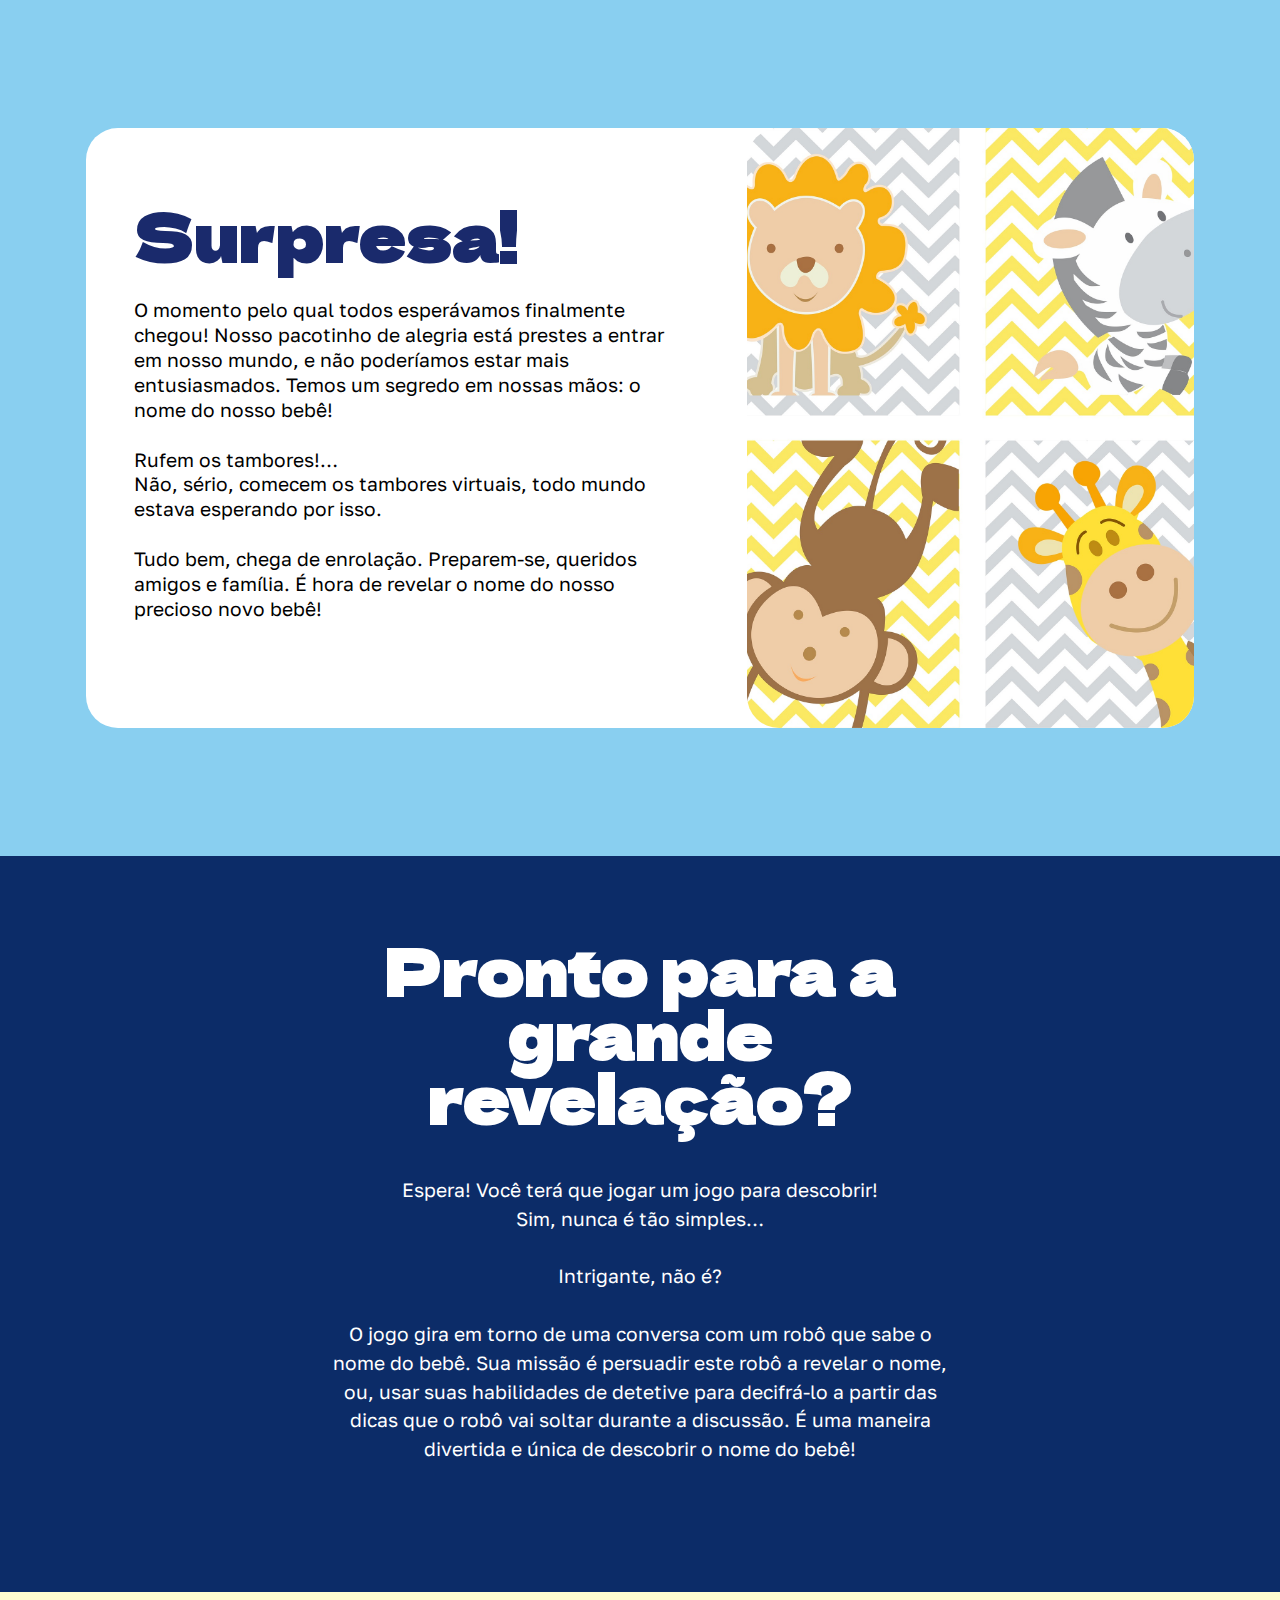
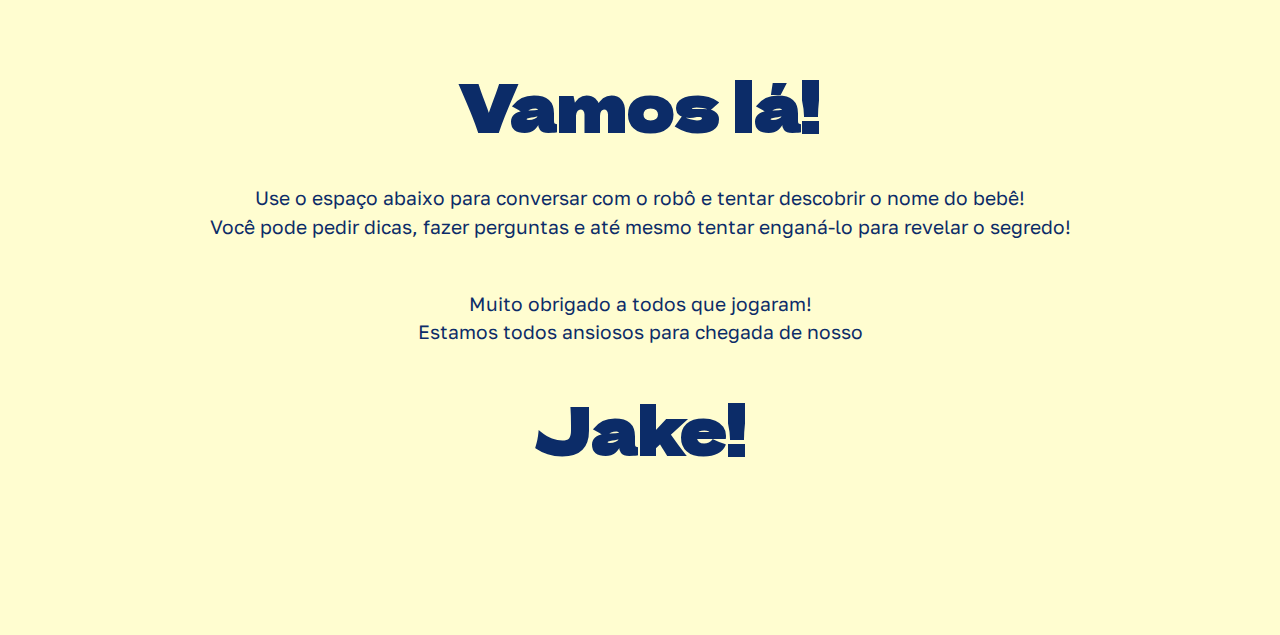
<file: index.html>
<!DOCTYPE html>
<html>

<head>
  <!-- Site made with Mobirise Website Builder v5.9.0, https://mobirise.com -->
  <meta charset="UTF-8">
  <meta http-equiv="X-UA-Compatible" content="IE=edge">
  <meta name="viewport" content="width=device-width, initial-scale=1, minimum-scale=1">


  <title>Baby Massitinha</title>
  <link rel="stylesheet" href="assets/bootstrap/css/bootstrap.min.css">
  <link rel="stylesheet" href="assets/bootstrap/css/bootstrap-grid.min.css">
  <link rel="stylesheet" href="assets/bootstrap/css/bootstrap-reboot.min.css">
  <link rel="stylesheet" href="assets/theme/css/style.css">
  <link rel="preload" href="https://fonts.googleapis.com/css?family=Dela+Gothic+One:400&display=swap" as="style"
    onload="this.onload=null;this.rel='stylesheet'">
  <noscript>
    <link rel="stylesheet" href="https://fonts.googleapis.com/css?family=Dela+Gothic+One:400&display=swap">
  </noscript>
  <link rel="preload" href="https://fonts.googleapis.com/css?family=Golos+Text:400,500,600,700,800,900&display=swap"
    as="style" onload="this.onload=null;this.rel='stylesheet'">
  <noscript>
    <link rel="stylesheet"
      href="https://fonts.googleapis.com/css?family=Golos+Text:400,500,600,700,800,900&display=swap">
  </noscript>
  <link rel="preload" as="style" href="assets/mobirise/css/mbr-additional.css">
  <link rel="stylesheet" href="assets/mobirise/css/mbr-additional.css" type="text/css">




</head>

<body>

  <section data-bs-version="5.1" class="article05 cid-tIsj2q7oBw" id="article05-1">


    <div class="container">
      <div class="row justify-content-center align-items-center">
        <div class="col-12">
          <div class="card-wrapper">
            <div class="row">
              <div class="col-12 col-md-12 col-lg-5 image-wrapper">
                <img class="w-100" src="assets/images/mbr-1.jpg">
              </div>
              <div class="col-12 col-lg col-md-12">
                <div class="text-wrapper align-left">
                  <h1 class="mbr-section-title mbr-fonts-style mb-4 display-2"><strong>Surpresa!</strong></h1>
                  <p class="mbr-text mbr-fonts-style mb-4 display-7">O momento pelo qual todos esperávamos finalmente
                    chegou! Nosso pacotinho de alegria está prestes a entrar em nosso mundo, e não poderíamos estar mais
                    entusiasmados. Temos um segredo em nossas mãos: o nome do nosso bebê!<br>
                    <br>Rufem os tambores!… <br>Não, sério, comecem os tambores virtuais, todo mundo estava esperando
                    por isso.<br>
                    <br>Tudo bem, chega de enrolação. Preparem-se, queridos amigos e família. É hora de revelar o nome
                    do nosso precioso novo bebê!<br>
                  </p>

                </div>
              </div>
            </div>
          </div>
        </div>
      </div>
    </div>
  </section>

  <section data-bs-version="5.1" class="form1 cid-tIsokmLLOC" id="form01-7">




    <div class="container">
      <div class="row content-wrapper justify-content-center">
        <div class="col-lg-7 mbr-form">
          <div class="col-lg-12 col-md-12 col-sm-12">
            <h5 class="mbr-section-title mbr-fonts-style mb-5 display-2"><strong>Pronto para a grande
                revelação?</strong><strong><br></strong></h5>
          </div>

          <div class="col-lg-12 col-md-12 col-sm-12">
            <h5 class="mbr-section-title mbr-fonts-style mb-5 display-4">
              Espera! Você terá que jogar um jogo para descobrir!
              <br>
              Sim, nunca é tão simples…
              <br>
              <br>
              Intrigante, não é?
              <br><br>
              O jogo gira em torno de uma conversa com um robô que sabe o nome do bebê. Sua missão é persuadir este robô
              a revelar o nome, ou, usar suas habilidades de detetive para decifrá-lo a partir das dicas que o robô vai
              soltar durante a discussão. É uma maneira divertida e única de descobrir o nome do bebê!<br>
            </h5>
          </div>
  </section>

  <section data-bs-version="5.1" class="form1 cid-yellow">

    <div class="col-lg-12 col-md-12 col-sm-12">
      <h5 class="mbr-section-title mbr-fonts-style mb-5 display-2"><strong>Vamos lá!</strong><strong><br></strong></h5>
    </div>
    <div class="col-lg-12 col-md-12 col-sm-12">
      <h5 class="mbr-section-title mbr-fonts-style mb-5 display-4">
        Use o espaço abaixo para conversar com o robô e tentar descobrir o nome do bebê!
        <br>
        Você pode pedir dicas, fazer perguntas e até mesmo tentar enganá-lo para revelar o segredo!
    </div>

    <div class="col-lg-12 col-md-12 col-sm-12">
      <h5 class="mbr-section-title mbr-fonts-style mb-5 display-4">
        Muito obrigado a todos que jogaram!
        <br>
        Estamos todos ansiosos para chegada de nosso
    </div>

    <div class="col-lg-12 col-md-12 col-sm-12">
      <h5 class="mbr-section-title mbr-fonts-style mb-5 display-2"><strong>Jake!</strong><strong><br></strong></h5>
    </div>
    <br><br>
    <!--Formbuilder Form-->
    </div>
    </div>
    </div>
    </div>
  </section>


  <script src="assets/bootstrap/js/bootstrap.bundle.min.js"></script>
  <script src="assets/smoothscroll/smooth-scroll.js"></script>
  <script src="assets/ytplayer/index.js"></script>
  <script src="assets/theme/js/script.js"></script>


</body>

</html>
</file>
<file: assets/theme/css/style.css>
@charset "UTF-8";
section {
  background-color: #ffffff;
}

html {
  font-style: normal;
}

body {
  font-style: normal;
  line-height: 1.5;
  font-weight: 400;
  color: #232323;
  position: relative;
}

button {
  background-color: transparent;
  border-color: transparent;
}

.embla__button,
.carousel-control {
  background-color: #edefea !important;
  opacity: 0.8 !important;
  color: #464845 !important;
  border-color: #edefea !important;
}

.carousel .close,
.modalWindow .close {
  background-color: #edefea !important;
  color: #464845 !important;
  border-color: #edefea !important;
  opacity: 0.8 !important;
}

.carousel .close:hover,
.modalWindow .close:hover {
  opacity: 1 !important;
}

.carousel-indicators li {
  background-color: #edefea !important;
  border: 2px solid #464845 !important;
}

.carousel-indicators li:hover,
.carousel-indicators li:active {
  opacity: 0.8 !important;
}

.embla__button:hover,
.carousel-control:hover {
  background-color: #edefea !important;
  opacity: 1 !important;
}

.modalWindow-video-container {
  height: 80%;
}

section,
.container,
.container-fluid {
  position: relative;
  word-wrap: break-word;
}

a.mbr-iconfont:hover {
  text-decoration: none;
}

.article .lead p,
.article .lead ul,
.article .lead ol,
.article .lead pre,
.article .lead blockquote {
  margin-bottom: 0;
}

a {
  font-style: normal;
  font-weight: 400;
  cursor: pointer;
}
a, a:hover {
  text-decoration: none;
}

.mbr-section-title {
  font-style: normal;
  line-height: 1.3;
}

.mbr-section-subtitle {
  line-height: 1.3;
}

.mbr-text {
  font-style: normal;
  line-height: 1.7;
}

h1,
h2,
h3,
h4,
h5,
h6,
.display-1,
.display-2,
.display-4,
.display-5,
.display-7,
span,
p,
a {
  line-height: 1;
  word-break: break-word;
  word-wrap: break-word;
  font-weight: 400;
}

b,
strong {
  font-weight: bold;
}

input:-webkit-autofill, input:-webkit-autofill:hover, input:-webkit-autofill:focus, input:-webkit-autofill:active {
  transition-delay: 9999s;
  -webkit-transition-property: background-color, color;
  transition-property: background-color, color;
}

textarea[type=hidden] {
  display: none;
}

section {
  background-position: 50% 50%;
  background-repeat: no-repeat;
  background-size: cover;
}
section .mbr-background-video,
section .mbr-background-video-preview {
  position: absolute;
  bottom: 0;
  left: 0;
  right: 0;
  top: 0;
}

.hidden {
  visibility: hidden;
}

.mbr-z-index20 {
  z-index: 20;
}

/*! Base colors */
.mbr-white {
  color: #ffffff;
}

.mbr-black {
  color: #111111;
}

.mbr-bg-white {
  background-color: #ffffff;
}

.mbr-bg-black {
  background-color: #000000;
}

/*! Text-aligns */
.align-left {
  text-align: left;
}

.align-center {
  text-align: center;
}

.align-right {
  text-align: right;
}

/*! Font-weight  */
.mbr-light {
  font-weight: 300;
}

.mbr-regular {
  font-weight: 400;
}

.mbr-semibold {
  font-weight: 500;
}

.mbr-bold {
  font-weight: 700;
}

/*! Media  */
.media-content {
  flex-basis: 100%;
}

.media-container-row {
  display: flex;
  flex-direction: row;
  flex-wrap: wrap;
  justify-content: center;
  align-content: center;
  align-items: start;
}
.media-container-row .media-size-item {
  width: 400px;
}

.media-container-column {
  display: flex;
  flex-direction: column;
  flex-wrap: wrap;
  justify-content: center;
  align-content: center;
  align-items: stretch;
}
.media-container-column > * {
  width: 100%;
}

@media (min-width: 992px) {
  .media-container-row {
    flex-wrap: nowrap;
  }
}
figure {
  margin-bottom: 0;
  overflow: hidden;
}

figure[mbr-media-size] {
  transition: width 0.1s;
}

img,
iframe {
  display: block;
  width: 100%;
}

.card {
  background-color: transparent;
  border: none;
}

.card-box {
  width: 100%;
}

.card-img {
  text-align: center;
  flex-shrink: 0;
  -webkit-flex-shrink: 0;
}

.media {
  max-width: 100%;
  margin: 0 auto;
}

.mbr-figure {
  align-self: center;
}

.media-container > div {
  max-width: 100%;
}

.mbr-figure img,
.card-img img {
  width: 100%;
}

@media (max-width: 991px) {
  .media-size-item {
    width: auto !important;
  }
  .media {
    width: auto;
  }
  .mbr-figure {
    width: 100% !important;
  }
}
/*! Buttons */
.mbr-section-btn {
  margin-left: -0.6rem;
  margin-right: -0.6rem;
  font-size: 0;
}

.btn {
  font-weight: 600;
  border-width: 1px;
  font-style: normal;
  margin: 0.6rem 0.6rem;
  white-space: normal;
  transition: all 0.2s ease-in-out;
  display: inline-flex;
  align-items: center;
  justify-content: center;
  word-break: break-word;
}

.btn-sm {
  font-weight: 600;
  letter-spacing: 0px;
  transition: all 0.3s ease-in-out;
}

.btn-md {
  font-weight: 600;
  letter-spacing: 0px;
  transition: all 0.3s ease-in-out;
}

.btn-lg {
  font-weight: 600;
  letter-spacing: 0px;
  transition: all 0.3s ease-in-out;
}

.btn-form {
  margin: 0;
}
.btn-form:hover {
  cursor: pointer;
}

nav .mbr-section-btn {
  margin-left: 0rem;
  margin-right: 0rem;
}

/*! Btn icon margin */
.btn .mbr-iconfont,
.btn.btn-sm .mbr-iconfont {
  order: 1;
  cursor: pointer;
  margin-left: 0.5rem;
  vertical-align: sub;
}

.btn.btn-md .mbr-iconfont,
.btn.btn-md .mbr-iconfont {
  margin-left: 0.8rem;
}

.mbr-regular {
  font-weight: 400;
}

.mbr-semibold {
  font-weight: 500;
}

.mbr-bold {
  font-weight: 700;
}

[type=submit] {
  -webkit-appearance: none;
}

/*! Full-screen */
.mbr-fullscreen .mbr-overlay {
  min-height: 100vh;
}

.mbr-fullscreen {
  display: flex;
  display: -moz-flex;
  display: -ms-flex;
  display: -o-flex;
  align-items: center;
  min-height: 100vh;
  padding-top: 3rem;
  padding-bottom: 3rem;
}

/*! Map */
.map {
  height: 25rem;
  position: relative;
}
.map iframe {
  width: 100%;
  height: 100%;
}

/*! Scroll to top arrow */
.mbr-arrow-up {
  bottom: 25px;
  right: 90px;
  position: fixed;
  text-align: right;
  z-index: 5000;
  color: #ffffff;
  font-size: 22px;
}

.mbr-arrow-up a {
  background: rgba(0, 0, 0, 0.2);
  border-radius: 50%;
  color: #fff;
  display: inline-block;
  height: 60px;
  width: 60px;
  border: 2px solid #fff;
  outline-style: none !important;
  position: relative;
  text-decoration: none;
  transition: all 0.3s ease-in-out;
  cursor: pointer;
  text-align: center;
}
.mbr-arrow-up a:hover {
  background-color: rgba(0, 0, 0, 0.4);
}
.mbr-arrow-up a i {
  line-height: 60px;
}

.mbr-arrow-up-icon {
  display: block;
  color: #fff;
}

.mbr-arrow-up-icon::before {
  content: "›";
  display: inline-block;
  font-family: serif;
  font-size: 22px;
  line-height: 1;
  font-style: normal;
  position: relative;
  top: 6px;
  left: -4px;
  transform: rotate(-90deg);
}

/*! Arrow Down */
.mbr-arrow {
  position: absolute;
  bottom: 45px;
  left: 50%;
  width: 60px;
  height: 60px;
  cursor: pointer;
  background-color: rgba(80, 80, 80, 0.5);
  border-radius: 50%;
  transform: translateX(-50%);
}
@media (max-width: 767px) {
  .mbr-arrow {
    display: none;
  }
}
.mbr-arrow > a {
  display: inline-block;
  text-decoration: none;
  outline-style: none;
  animation: arrowdown 1.7s ease-in-out infinite;
  color: #ffffff;
}
.mbr-arrow > a > i {
  position: absolute;
  top: -2px;
  left: 15px;
  font-size: 2rem;
}

#scrollToTop a i::before {
  content: "";
  position: absolute;
  display: block;
  border-bottom: 2.5px solid #fff;
  border-left: 2.5px solid #fff;
  width: 27.8%;
  height: 27.8%;
  left: 50%;
  top: 51%;
  transform: translateY(-30%) translateX(-50%) rotate(135deg);
}

@keyframes arrowdown {
  0% {
    transform: translateY(0px);
  }
  50% {
    transform: translateY(-5px);
  }
  100% {
    transform: translateY(0px);
  }
}
@media (max-width: 500px) {
  .mbr-arrow-up {
    left: 0;
    right: 0;
    text-align: center;
  }
}
/*Gradients animation*/
@keyframes gradient-animation {
  from {
    background-position: 0% 100%;
    animation-timing-function: ease-in-out;
  }
  to {
    background-position: 100% 0%;
    animation-timing-function: ease-in-out;
  }
}
.bg-gradient {
  background-size: 200% 200%;
  animation: gradient-animation 5s infinite alternate;
  -webkit-animation: gradient-animation 5s infinite alternate;
}

.menu .navbar-brand {
  display: -webkit-flex;
}
.menu .navbar-brand span {
  display: flex;
  display: -webkit-flex;
}
.menu .navbar-brand .navbar-caption-wrap {
  display: -webkit-flex;
}
.menu .navbar-brand .navbar-logo img {
  display: -webkit-flex;
  width: auto;
}
@media (min-width: 768px) and (max-width: 991px) {
  .menu .navbar-toggleable-sm .navbar-nav {
    display: -ms-flexbox;
  }
}
@media (max-width: 991px) {
  .menu .navbar-collapse {
    max-height: 93.5vh;
  }
  .menu .navbar-collapse.show {
    overflow: auto;
  }
}
@media (min-width: 992px) {
  .menu .navbar-nav.nav-dropdown {
    display: -webkit-flex;
  }
  .menu .navbar-toggleable-sm .navbar-collapse {
    display: -webkit-flex !important;
  }
  .menu .collapsed .navbar-collapse {
    max-height: 93.5vh;
  }
  .menu .collapsed .navbar-collapse.show {
    overflow: auto;
  }
}
@media (max-width: 767px) {
  .menu .navbar-collapse {
    max-height: 80vh;
  }
}

.nav-link .mbr-iconfont {
  margin-right: 0.5rem;
}

.navbar {
  display: -webkit-flex;
  -webkit-flex-wrap: wrap;
  -webkit-align-items: center;
  -webkit-justify-content: space-between;
}

.navbar-collapse {
  -webkit-flex-basis: 100%;
  -webkit-flex-grow: 1;
  -webkit-align-items: center;
}

.nav-dropdown .link {
  padding: 0.667em 1.667em !important;
  margin: 0 !important;
}

.nav {
  display: -webkit-flex;
  -webkit-flex-wrap: wrap;
}

.row {
  display: -webkit-flex;
  -webkit-flex-wrap: wrap;
}

.justify-content-center {
  -webkit-justify-content: center;
}

.form-inline {
  display: -webkit-flex;
}

.card-wrapper {
  -webkit-flex: 1;
}

.carousel-control {
  z-index: 10;
  display: -webkit-flex;
}

.carousel-controls {
  display: -webkit-flex;
}

.media {
  display: -webkit-flex;
}

.form-group:focus {
  outline: none;
}

.jq-selectbox__select {
  padding: 7px 0;
  position: relative;
}

.jq-selectbox__dropdown {
  overflow: hidden;
  border-radius: 10px;
  position: absolute;
  top: 100%;
  left: 0 !important;
  width: 100% !important;
}

.jq-selectbox__trigger-arrow {
  right: 0;
  transform: translateY(-50%);
}

.jq-selectbox li {
  padding: 1.07em 0.5em;
}

input[type=range] {
  padding-left: 0 !important;
  padding-right: 0 !important;
}

.modal-dialog,
.modal-content {
  height: 100%;
}

.modal-dialog .carousel-inner {
  height: calc(100vh - 1.75rem);
}
@media (max-width: 575px) {
  .modal-dialog .carousel-inner {
    height: calc(100vh - 1rem);
  }
}

.carousel-item {
  text-align: center;
}

.carousel-item img {
  margin: auto;
}

.navbar-toggler {
  align-self: flex-start;
  padding: 0.25rem 0.75rem;
  font-size: 1.25rem;
  line-height: 1;
  background: transparent;
  border: 1px solid transparent;
  border-radius: 0.25rem;
}

.navbar-toggler:focus,
.navbar-toggler:hover {
  text-decoration: none;
  box-shadow: none;
}

.navbar-toggler-icon {
  display: inline-block;
  width: 1.5em;
  height: 1.5em;
  vertical-align: middle;
  content: "";
  background: no-repeat center center;
  background-size: 100% 100%;
}

.navbar-toggler-left {
  position: absolute;
  left: 1rem;
}

.navbar-toggler-right {
  position: absolute;
  right: 1rem;
}

.card-img {
  width: auto;
}

.menu .navbar.collapsed:not(.beta-menu) {
  flex-direction: column;
}

.carousel-item.active,
.carousel-item-next,
.carousel-item-prev {
  display: flex;
}

.note-air-layout .dropup .dropdown-menu,
.note-air-layout .navbar-fixed-bottom .dropdown .dropdown-menu {
  bottom: initial !important;
}

html,
body {
  height: auto;
  min-height: 100vh;
}

.dropup .dropdown-toggle::after {
  display: none;
}

.form-asterisk {
  font-family: initial;
  position: absolute;
  top: -2px;
  font-weight: normal;
}

.form-control-label {
  position: relative;
  cursor: pointer;
  margin-bottom: 0.357em;
  padding: 0;
}

.alert {
  color: #ffffff;
  border-radius: 0;
  border: 0;
  font-size: 1.1rem;
  line-height: 1.5;
  margin-bottom: 1.875rem;
  padding: 1.25rem;
  position: relative;
  text-align: center;
}
.alert.alert-form::after {
  background-color: inherit;
  bottom: -7px;
  content: "";
  display: block;
  height: 14px;
  left: 50%;
  margin-left: -7px;
  position: absolute;
  transform: rotate(45deg);
  width: 14px;
}

.form-control {
  background-color: #ffffff;
  background-clip: border-box;
  color: #232323;
  line-height: 1rem !important;
  height: auto;
  padding: 1.2rem 2rem;
  transition: border-color 0.25s ease 0s;
  border: 1px solid transparent !important;
  border-radius: 4px;
  box-shadow: rgba(0, 0, 0, 0.07) 0px 1px 1px 0px, rgba(0, 0, 0, 0.07) 0px 1px 3px 0px, rgba(0, 0, 0, 0.03) 0px 0px 0px 1px;
}
.form-active .form-control:invalid {
  border-color: red;
}

.row > * {
  padding-right: 1rem;
  padding-left: 1rem;
}

form .row {
  margin-left: -0.6rem;
  margin-right: -0.6rem;
}
form .row [class*=col] {
  padding-left: 0.6rem;
  padding-right: 0.6rem;
}

form .mbr-section-btn {
  padding-left: 0.6rem;
  padding-right: 0.6rem;
}

form .form-check-input {
  margin-top: 0.5;
}

textarea.form-control {
  line-height: 1.5rem !important;
}

.form-group {
  margin-bottom: 1.2rem;
}

.form-control,
form .btn {
  min-height: 48px;
}

.gdpr-block label span.textGDPR input[name=gdpr] {
  top: 7px;
}

.form-control:focus {
  box-shadow: none;
}

:focus {
  outline: none;
}

.mbr-overlay {
  background-color: #000;
  bottom: 0;
  left: 0;
  opacity: 0.5;
  position: absolute;
  right: 0;
  top: 0;
  z-index: 0;
  pointer-events: none;
}

blockquote {
  font-style: italic;
  padding: 3rem;
  font-size: 1.09rem;
  position: relative;
  border-left: 3px solid;
}

ul,
ol,
pre,
blockquote {
  margin-bottom: 2.3125rem;
}

.mt-4 {
  margin-top: 2rem !important;
}

.mb-4 {
  margin-bottom: 2rem !important;
}

.container,
.container-fluid {
  padding-left: 16px;
  padding-right: 16px;
}

.row {
  margin-left: -16px;
  margin-right: -16px;
}
.row > [class*=col] {
  padding-left: 16px;
  padding-right: 16px;
}

@media (min-width: 992px) {
  .container-fluid {
    padding-left: 32px;
    padding-right: 32px;
  }
}
@media (max-width: 991px) {
  .mbr-container {
    padding-left: 16px;
    padding-right: 16px;
  }
}
.app-video-wrapper > img {
  opacity: 1;
}

.app-video-wrapper {
  background: transparent;
}

.item {
  position: relative;
}

.dropdown-menu .dropdown-menu {
  left: 100%;
}

.dropdown-item + .dropdown-menu {
  display: none;
}

.dropdown-item:hover + .dropdown-menu,
.dropdown-menu:hover {
  display: block;
}

@media (min-aspect-ratio: 16/9) {
  .mbr-video-foreground {
    height: 300% !important;
    top: -100% !important;
  }
}
@media (max-aspect-ratio: 16/9) {
  .mbr-video-foreground {
    width: 300% !important;
    left: -100% !important;
  }
}.engine {
	position: absolute;
	text-indent: -2400px;
	text-align: center;
	padding: 0;
	top: 0;
	left: -2400px;
}
</file>
<file: assets/mobirise/css/mbr-additional.css>
.btn {
  border-width: 2px;
}
img,
.card-wrap,
.card-wrapper,
.video-wrapper,
.mbr-figure iframe,
.google-map iframe,
.slide-content,
.plan,
.card,
.item-wrapper {
  border-radius: 2rem !important;
}
.video-wrapper {
  overflow: hidden;
}
body {
  font-family: Inter Tight;
}
.display-1 {
  font-family: 'Dela Gothic One', display;
  font-size: 5rem;
  line-height: 1;
}
.display-1 > .mbr-iconfont {
  font-size: 6.25rem;
}
.display-2 {
  font-family: 'Dela Gothic One', display;
  font-size: 4rem;
  line-height: 1;
}
.display-2 > .mbr-iconfont {
  font-size: 5rem;
}
.display-4 {
  font-family: 'Golos Text', sans-serif;
  font-size: 1.2rem;
  line-height: 1.5;
}
.display-4 > .mbr-iconfont {
  font-size: 1.5rem;
}
.display-5 {
  font-family: 'Dela Gothic One', display;
  font-size: 2.5rem;
  line-height: 1.5;
}
.display-5 > .mbr-iconfont {
  font-size: 3.125rem;
}
.display-7 {
  font-family: 'Golos Text', sans-serif;
  font-size: 1.2rem;
  line-height: 1.3;
}
.display-7 > .mbr-iconfont {
  font-size: 1.75rem;
}
/* ---- Fluid typography for mobile devices ---- */
/* 1.4 - font scale ratio ( bootstrap == 1.42857 ) */
/* 100vw - current viewport width */
/* (48 - 20)  48 == 48rem == 768px, 20 == 20rem == 320px(minimal supported viewport) */
/* 0.65 - min scale variable, may vary */
@media (max-width: 992px) {
  .display-1 {
    font-size: 4rem;
  }
}
@media (max-width: 768px) {
  .display-1 {
    font-size: 3.5rem;
    font-size: calc( 2.4rem + (5 - 2.4) * ((100vw - 20rem) / (48 - 20)));
    line-height: calc( 1.1 * (2.4rem + (5 - 2.4) * ((100vw - 20rem) / (48 - 20))));
  }
  .display-2 {
    font-size: 3.2rem;
    font-size: calc( 2.05rem + (4 - 2.05) * ((100vw - 20rem) / (48 - 20)));
    line-height: calc( 1.3 * (2.05rem + (4 - 2.05) * ((100vw - 20rem) / (48 - 20))));
  }
  .display-4 {
    font-size: 0.96rem;
    font-size: calc( 1.07rem + (1.2 - 1.07) * ((100vw - 20rem) / (48 - 20)));
    line-height: calc( 1.4 * (1.07rem + (1.2 - 1.07) * ((100vw - 20rem) / (48 - 20))));
  }
  .display-5 {
    font-size: 2rem;
    font-size: calc( 1.525rem + (2.5 - 1.525) * ((100vw - 20rem) / (48 - 20)));
    line-height: calc( 1.4 * (1.525rem + (2.5 - 1.525) * ((100vw - 20rem) / (48 - 20))));
  }
  .display-7 {
    font-size: 1.12rem;
    font-size: calc( 1.14rem + (1.4 - 1.14) * ((100vw - 20rem) / (48 - 20)));
    line-height: calc( 1.4 * (1.14rem + (1.4 - 1.14) * ((100vw - 20rem) / (48 - 20))));
  }
}
/* Buttons */
.btn {
  padding: 1.25rem 2rem;
  border-radius: 4px;
}
@media (max-width: 767px) {
  .btn {
    padding: 0.75rem 1.5rem;
  }
}
.btn-sm {
  padding: 0.6rem 1.2rem;
  border-radius: 4px;
}
.btn-md {
  padding: 0.6rem 1.2rem;
  border-radius: 4px;
}
.btn-lg {
  padding: 1.25rem 2rem;
  border-radius: 4px;
}
.bg-primary {
  background-color: #89cff0 !important;
}
.bg-success {
  background-color: #1a2a6c !important;
}
.bg-info {
  background-color: #98ff98 !important;
}
.bg-warning {
  background-color: #fffdd0 !important;
}
.bg-danger {
  background-color: #d3d3d3 !important;
}
.btn-primary,
.btn-primary:active {
  background-color: #89cff0 !important;
  border-color: #89cff0 !important;
  color: #ffffff !important;
  box-shadow: none;
}
.btn-primary:hover,
.btn-primary:focus,
.btn-primary.focus,
.btn-primary.active {
  color: inherit;
  background-color: #b6e1f6 !important;
  border-color: #b6e1f6 !important;
  box-shadow: none;
}
.btn-primary.disabled,
.btn-primary:disabled {
  color: #ffffff !important;
  background-color: #b6e1f6 !important;
  border-color: #b6e1f6 !important;
}
.btn-secondary,
.btn-secondary:active {
  background-color: #89cff0 !important;
  border-color: #89cff0 !important;
  color: #ffffff !important;
  box-shadow: none;
}
.btn-secondary:hover,
.btn-secondary:focus,
.btn-secondary.focus,
.btn-secondary.active {
  color: inherit;
  background-color: #b6e1f6 !important;
  border-color: #b6e1f6 !important;
  box-shadow: none;
}
.btn-secondary.disabled,
.btn-secondary:disabled {
  color: #ffffff !important;
  background-color: #b6e1f6 !important;
  border-color: #b6e1f6 !important;
}
.btn-info,
.btn-info:active {
  background-color: #98ff98 !important;
  border-color: #98ff98 !important;
  color: #009800 !important;
  box-shadow: none;
}
.btn-info:hover,
.btn-info:focus,
.btn-info.focus,
.btn-info.active {
  color: inherit;
  background-color: #cbffcb !important;
  border-color: #cbffcb !important;
  box-shadow: none;
}
.btn-info.disabled,
.btn-info:disabled {
  color: #009800 !important;
  background-color: #cbffcb !important;
  border-color: #cbffcb !important;
}
.btn-success,
.btn-success:active {
  background-color: #1a2a6c !important;
  border-color: #1a2a6c !important;
  color: #ffffff !important;
  box-shadow: none;
}
.btn-success:hover,
.btn-success:focus,
.btn-success.focus,
.btn-success.active {
  color: inherit;
  background-color: #243a95 !important;
  border-color: #243a95 !important;
  box-shadow: none;
}
.btn-success.disabled,
.btn-success:disabled {
  color: #ffffff !important;
  background-color: #243a95 !important;
  border-color: #243a95 !important;
}
.btn-warning,
.btn-warning:active {
  background-color: #fffdd0 !important;
  border-color: #fffdd0 !important;
  color: #d0c700 !important;
  box-shadow: none;
}
.btn-warning:hover,
.btn-warning:focus,
.btn-warning.focus,
.btn-warning.active {
  color: inherit;
  background-color: #ffffff !important;
  border-color: #ffffff !important;
  box-shadow: none;
}
.btn-warning.disabled,
.btn-warning:disabled {
  color: #d0c700 !important;
  background-color: #ffffff !important;
  border-color: #ffffff !important;
}
.btn-danger,
.btn-danger:active {
  background-color: #d3d3d3 !important;
  border-color: #d3d3d3 !important;
  color: #535353 !important;
  box-shadow: none;
}
.btn-danger:hover,
.btn-danger:focus,
.btn-danger.focus,
.btn-danger.active {
  color: inherit;
  background-color: #ececec !important;
  border-color: #ececec !important;
  box-shadow: none;
}
.btn-danger.disabled,
.btn-danger:disabled {
  color: #535353 !important;
  background-color: #ececec !important;
  border-color: #ececec !important;
}
.btn-white,
.btn-white:active {
  background-color: #eff0ec !important;
  border-color: #eff0ec !important;
  color: #757b62 !important;
  box-shadow: none;
}
.btn-white:hover,
.btn-white:focus,
.btn-white.focus,
.btn-white.active {
  color: inherit;
  background-color: #ffffff !important;
  border-color: #ffffff !important;
  box-shadow: none;
}
.btn-white.disabled,
.btn-white:disabled {
  color: #757b62 !important;
  background-color: #ffffff !important;
  border-color: #ffffff !important;
}
.btn-black,
.btn-black:active {
  background-color: #232323 !important;
  border-color: #232323 !important;
  color: #ffffff !important;
  box-shadow: none;
}
.btn-black:hover,
.btn-black:focus,
.btn-black.focus,
.btn-black.active {
  color: inherit;
  background-color: #3d3d3d !important;
  border-color: #3d3d3d !important;
  box-shadow: none;
}
.btn-black.disabled,
.btn-black:disabled {
  color: #ffffff !important;
  background-color: #3d3d3d !important;
  border-color: #3d3d3d !important;
}
.btn-primary-outline,
.btn-primary-outline:active {
  background-color: transparent !important;
  border-color: #89cff0;
  color: #89cff0;
}
.btn-primary-outline:hover,
.btn-primary-outline:focus,
.btn-primary-outline.focus,
.btn-primary-outline.active {
  color: #3cb0e6 !important;
  background-color: transparent !important;
  border-color: #3cb0e6 !important;
  box-shadow: none !important;
}
.btn-primary-outline.disabled,
.btn-primary-outline:disabled {
  color: #ffffff !important;
  background-color: #89cff0 !important;
  border-color: #89cff0 !important;
}
.btn-secondary-outline,
.btn-secondary-outline:active {
  background-color: transparent !important;
  border-color: #89cff0;
  color: #89cff0;
}
.btn-secondary-outline:hover,
.btn-secondary-outline:focus,
.btn-secondary-outline.focus,
.btn-secondary-outline.active {
  color: #3cb0e6 !important;
  background-color: transparent !important;
  border-color: #3cb0e6 !important;
  box-shadow: none !important;
}
.btn-secondary-outline.disabled,
.btn-secondary-outline:disabled {
  color: #ffffff !important;
  background-color: #89cff0 !important;
  border-color: #89cff0 !important;
}
.btn-info-outline,
.btn-info-outline:active {
  background-color: transparent !important;
  border-color: #98ff98;
  color: #98ff98;
}
.btn-info-outline:hover,
.btn-info-outline:focus,
.btn-info-outline.focus,
.btn-info-outline.active {
  color: #41ff41 !important;
  background-color: transparent !important;
  border-color: #41ff41 !important;
  box-shadow: none !important;
}
.btn-info-outline.disabled,
.btn-info-outline:disabled {
  color: #009800 !important;
  background-color: #98ff98 !important;
  border-color: #98ff98 !important;
}
.btn-success-outline,
.btn-success-outline:active {
  background-color: transparent !important;
  border-color: #1a2a6c;
  color: #1a2a6c;
}
.btn-success-outline:hover,
.btn-success-outline:focus,
.btn-success-outline.focus,
.btn-success-outline.active {
  color: #090f26 !important;
  background-color: transparent !important;
  border-color: #090f26 !important;
  box-shadow: none !important;
}
.btn-success-outline.disabled,
.btn-success-outline:disabled {
  color: #ffffff !important;
  background-color: #1a2a6c !important;
  border-color: #1a2a6c !important;
}
.btn-warning-outline,
.btn-warning-outline:active {
  background-color: transparent !important;
  border-color: #fffdd0;
  color: #fffdd0;
}
.btn-warning-outline:hover,
.btn-warning-outline:focus,
.btn-warning-outline.focus,
.btn-warning-outline.active {
  color: #fff979 !important;
  background-color: transparent !important;
  border-color: #fff979 !important;
  box-shadow: none !important;
}
.btn-warning-outline.disabled,
.btn-warning-outline:disabled {
  color: #d0c700 !important;
  background-color: #fffdd0 !important;
  border-color: #fffdd0 !important;
}
.btn-danger-outline,
.btn-danger-outline:active {
  background-color: transparent !important;
  border-color: #d3d3d3;
  color: #d3d3d3;
}
.btn-danger-outline:hover,
.btn-danger-outline:focus,
.btn-danger-outline.focus,
.btn-danger-outline.active {
  color: #a8a8a8 !important;
  background-color: transparent !important;
  border-color: #a8a8a8 !important;
  box-shadow: none !important;
}
.btn-danger-outline.disabled,
.btn-danger-outline:disabled {
  color: #535353 !important;
  background-color: #d3d3d3 !important;
  border-color: #d3d3d3 !important;
}
.btn-black-outline,
.btn-black-outline:active {
  background-color: transparent !important;
  border-color: #232323;
  color: #232323;
}
.btn-black-outline:hover,
.btn-black-outline:focus,
.btn-black-outline.focus,
.btn-black-outline.active {
  color: #000000 !important;
  background-color: transparent !important;
  border-color: #000000 !important;
  box-shadow: none !important;
}
.btn-black-outline.disabled,
.btn-black-outline:disabled {
  color: #ffffff !important;
  background-color: #232323 !important;
  border-color: #232323 !important;
}
.btn-white-outline,
.btn-white-outline:active {
  background-color: transparent !important;
  border-color: #fafafa;
  color: #fafafa;
}
.btn-white-outline:hover,
.btn-white-outline:focus,
.btn-white-outline.focus,
.btn-white-outline.active {
  color: #cfcfcf !important;
  background-color: transparent !important;
  border-color: #cfcfcf !important;
  box-shadow: none !important;
}
.btn-white-outline.disabled,
.btn-white-outline:disabled {
  color: #7a7a7a !important;
  background-color: #fafafa !important;
  border-color: #fafafa !important;
}
.text-primary {
  color: #89cff0 !important;
}
.text-secondary {
  color: #89cff0 !important;
}
.text-success {
  color: #1a2a6c !important;
}
.text-info {
  color: #98ff98 !important;
}
.text-warning {
  color: #fffdd0 !important;
}
.text-danger {
  color: #d3d3d3 !important;
}
.text-white {
  color: #fafafa !important;
}
.text-black {
  color: #232323 !important;
}
a.text-primary:hover,
a.text-primary:focus,
a.text-primary.active {
  color: #2faae4 !important;
}
a.text-secondary:hover,
a.text-secondary:focus,
a.text-secondary.active {
  color: #2faae4 !important;
}
a.text-success:hover,
a.text-success:focus,
a.text-success.active {
  color: #060a1a !important;
}
a.text-info:hover,
a.text-info:focus,
a.text-info.active {
  color: #32ff32 !important;
}
a.text-warning:hover,
a.text-warning:focus,
a.text-warning.active {
  color: #fff96a !important;
}
a.text-danger:hover,
a.text-danger:focus,
a.text-danger.active {
  color: #a0a0a0 !important;
}
a.text-white:hover,
a.text-white:focus,
a.text-white.active {
  color: #c7c7c7 !important;
}
a.text-black:hover,
a.text-black:focus,
a.text-black.active {
  color: #000000 !important;
}
a[class*="text-"]:not(.nav-link):not(.dropdown-item):not([role]):not(.navbar-caption) {
  position: relative;
  background-image: transparent;
  background-size: 10000px 2px;
  background-repeat: no-repeat;
  background-position: 0px 1.2em;
  background-position: -10000px 1.2em;
}
a[class*="text-"]:not(.nav-link):not(.dropdown-item):not([role]):not(.navbar-caption):hover {
  transition: background-position 2s ease-in-out;
  background-image: linear-gradient(currentColor 50%, currentColor 50%);
  background-position: 0px 1.2em;
}
.nav-tabs .nav-link.active {
  color: #89cff0;
}
.nav-tabs .nav-link:not(.active) {
  color: #232323;
}
.alert-success {
  background-color: #70c770;
}
.alert-info {
  background-color: #98ff98;
}
.alert-warning {
  background-color: #fffdd0;
}
.alert-danger {
  background-color: #d3d3d3;
}
.mbr-section-btn .btn:not(.btn-form) {
  border-radius: 100px;
}
.mbr-gallery-filter li a {
  border-radius: 100px !important;
}
.mbr-gallery-filter li.active .btn {
  background-color: #89cff0;
  border-color: #89cff0;
  color: #ffffff;
}
.mbr-gallery-filter li.active .btn:focus {
  box-shadow: none;
}
.nav-tabs .nav-link {
  border-radius: 100px !important;
}
a,
a:hover {
  color: #89cff0;
}
.mbr-plan-header.bg-primary .mbr-plan-subtitle,
.mbr-plan-header.bg-primary .mbr-plan-price-desc {
  color: #ffffff;
}
.mbr-plan-header.bg-success .mbr-plan-subtitle,
.mbr-plan-header.bg-success .mbr-plan-price-desc {
  color: #3754cf;
}
.mbr-plan-header.bg-info .mbr-plan-subtitle,
.mbr-plan-header.bg-info .mbr-plan-price-desc {
  color: #ffffff;
}
.mbr-plan-header.bg-warning .mbr-plan-subtitle,
.mbr-plan-header.bg-warning .mbr-plan-price-desc {
  color: #ffffff;
}
.mbr-plan-header.bg-danger .mbr-plan-subtitle,
.mbr-plan-header.bg-danger .mbr-plan-price-desc {
  color: #ffffff;
}
/* Scroll to top button*/
.scrollToTop_wraper {
  display: none;
}
.form-control {
  font-family: 'Golos Text', sans-serif;
  font-size: 1.2rem;
  line-height: 1.3;
  font-weight: 400;
  border-radius: 100px !important;
}
.form-control > .mbr-iconfont {
  font-size: 1.75rem;
}
.form-control:hover,
.form-control:focus {
  box-shadow: rgba(0, 0, 0, 0.07) 0px 1px 1px 0px, rgba(0, 0, 0, 0.07) 0px 1px 3px 0px, rgba(0, 0, 0, 0.03) 0px 0px 0px 1px;
  border-color: #89cff0 !important;
}
.form-control:-webkit-input-placeholder {
  font-family: 'Golos Text', sans-serif;
  font-size: 1.4rem;
  line-height: 1.3;
  font-weight: 400;
}
.form-control:-webkit-input-placeholder > .mbr-iconfont {
  font-size: 1.75rem;
}
blockquote {
  border-color: #89cff0;
}
/* Forms */
.mbr-form .input-group-btn .btn {
  border-radius: 100px !important;
}
.mbr-form .input-group-btn .btn:hover {
  box-shadow: 0 10px 40px 0 rgba(0, 0, 0, 0.2);
}
.mbr-form .input-group-btn button[type="submit"] {
  border-radius: 100px !important;
  padding: 1rem 3rem;
}
.mbr-form .input-group-btn button[type="submit"]:hover {
  box-shadow: 0 10px 40px 0 rgba(0, 0, 0, 0.2);
}
.jq-selectbox li:hover,
.jq-selectbox li.selected {
  background-color: #89cff0;
  color: #ffffff;
}
.jq-number__spin {
  transition: 0.25s ease;
}
.jq-number__spin:hover {
  border-color: #89cff0;
}
.jq-selectbox .jq-selectbox__trigger-arrow,
.jq-number__spin.minus:after,
.jq-number__spin.plus:after {
  transition: 0.4s;
  border-top-color: #232323;
  border-bottom-color: #232323;
}
.jq-selectbox:hover .jq-selectbox__trigger-arrow,
.jq-number__spin.minus:hover:after,
.jq-number__spin.plus:hover:after {
  border-top-color: #89cff0;
  border-bottom-color: #89cff0;
}
.xdsoft_datetimepicker .xdsoft_calendar td.xdsoft_default,
.xdsoft_datetimepicker .xdsoft_calendar td.xdsoft_current,
.xdsoft_datetimepicker .xdsoft_timepicker .xdsoft_time_box > div > div.xdsoft_current {
  color: #000000 !important;
  background-color: #89cff0 !important;
  box-shadow: none !important;
}
.xdsoft_datetimepicker .xdsoft_calendar td:hover,
.xdsoft_datetimepicker .xdsoft_timepicker .xdsoft_time_box > div > div:hover {
  color: #000000 !important;
  background: #89cff0 !important;
  box-shadow: none !important;
}
.lazy-bg {
  background-image: none !important;
}
.lazy-placeholder:not(section),
.lazy-none {
  display: block;
  position: relative;
  padding-bottom: 56.25%;
  width: 100%;
  height: auto;
}
iframe.lazy-placeholder,
.lazy-placeholder:after {
  content: '';
  position: absolute;
  width: 200px;
  height: 200px;
  background: transparent no-repeat center;
  background-size: contain;
  top: 50%;
  left: 50%;
  transform: translateX(-50%) translateY(-50%);
  background-image: url("data:image/svg+xml;charset=UTF-8,%3csvg width='32' height='32' viewBox='0 0 64 64' xmlns='http://www.w3.org/2000/svg' stroke='%2389cff0' %3e%3cg fill='none' fill-rule='evenodd'%3e%3cg transform='translate(16 16)' stroke-width='2'%3e%3ccircle stroke-opacity='.5' cx='16' cy='16' r='16'/%3e%3cpath d='M32 16c0-9.94-8.06-16-16-16'%3e%3canimateTransform attributeName='transform' type='rotate' from='0 16 16' to='360 16 16' dur='1s' repeatCount='indefinite'/%3e%3c/path%3e%3c/g%3e%3c/g%3e%3c/svg%3e");
}
section.lazy-placeholder:after {
  opacity: 0.5;
}
body {
  overflow-x: hidden;
}
a {
  transition: color 0.6s;
}
.cid-tIsj2q7oBw {
  padding-top: 8rem;
  padding-bottom: 8rem;
  background-color: #89cff0;
}
.cid-tIsj2q7oBw .mbr-fallback-image.disabled {
  display: none;
}
.cid-tIsj2q7oBw .mbr-fallback-image {
  display: block;
  background-size: cover;
  background-position: center center;
  width: 100%;
  height: 100%;
  position: absolute;
  top: 0;
}
.cid-tIsj2q7oBw .card-wrapper {
  overflow: hidden;
  background: #ffffff;
}
.cid-tIsj2q7oBw .text-wrapper {
  padding: 4rem 3rem;
}
@media (max-width: 767px) {
  .cid-tIsj2q7oBw .text-wrapper {
    padding: 1.5rem;
  }
}
.cid-tIsj2q7oBw .row {
  align-items: center;
  margin-right: -1rem;
  margin-left: -1rem;
}
.cid-tIsj2q7oBw .row {
  flex-direction: row-reverse;
}
.cid-tIsj2q7oBw .image-wrapper {
  padding: 0 0.75rem;
}
.cid-tIsj2q7oBw img,
.cid-tIsj2q7oBw .image-wrapper {
  height: 600px;
  border-radius: 2rem;
  object-fit: cover;
}
.cid-tIsj2q7oBw .mbr-section-title {
  color: #1a2a6c;
}
.cid-tIsj2q7oBw .mbr-text {
  color: #000000;
}
.cid-tIsj2q7oBw .mbr-text,
.cid-tIsj2q7oBw .mbr-section-btn {
  color: #000000;
}
.cid-tIsokmLLOC {
  padding-top: 5rem;
  padding-bottom: 5rem;
  background-color: #0c2c68;
}
.cid-tIsokmLLOC input {
  padding: 1.2rem 1.5rem;
  border: none !important;
  height: 100%;
}
.cid-tIsokmLLOC input:hover {
  border: none !important;
}
.cid-tIsokmLLOC .btn {
  height: 100%;
  margin: auto;
}
@media (min-width: 992px) {
  .cid-tIsokmLLOC .text-wrapper {
    padding: 0 2rem;
  }
}
.cid-tIsokmLLOC .row {
  justify-content: center;
}
.cid-tIsokmLLOC .mbr-section-btn {
  display: flex;
  margin-bottom: 1.2rem;
  width: fit-content;
}
.cid-tIsokmLLOC .mbr-section-btn .btn {
  width: auto;
}
@media (max-width: 991px) {
  .cid-tIsokmLLOC .image-wrapper {
    margin-bottom: 2rem;
  }
  .cid-tIsokmLLOC .content-wrapper {
    flex-direction: column-reverse;
  }
}
.cid-tIsokmLLOC .justify-content-center {
  align-items: center;
}
.cid-tIsokmLLOC H1 {
  color: #d2dc1d;
}
.cid-tIsokmLLOC P {
  color: #d2dc1d;
  text-align: center;
}
.cid-tIsokmLLOC .mbr-section-title {
  text-align: center;
  color: #ffffff;
}

.cid-yellow {
  padding-top: 5rem;
  padding-bottom: 5rem;
  background-color: #fffdd0;
}
.cid-yellow input {
  padding: 1.2rem 1.5rem;
  border: none !important;
  height: 100%;
}
.cid-yellow input:hover {
  border: none !important;
}
.cid-yellow .btn {
  height: 100%;
  margin: auto;
}
.cid-yellow .card-wrapper {
  min-height: 200px;
  max-width: 800px;
  overflow: hidden;
  background: #ffffff;
  margin: 1.2rem;
  padding: 2rem;
  box-shadow: rgba(0, 0, 0, 0.07) 0px 1px 1px 0px, rgba(0, 0, 0, 0.07) 0px 1px 3px 0px, rgba(0, 0, 0, 0.03) 0px 0px 0px 1px;
}
@media (min-width: 992px) {
  .cid-yellow .text-wrapper {
    padding: 0 2rem;
  }
}
.cid-yellow .row {
  justify-content: center;
}
.cid-yellow .mbr-section-btn {
  display: flex;
  margin-bottom: 1.2rem;
  width: fit-content;
}
.cid-yellow .mbr-section-btn .btn {
  width: auto;
}
@media (max-width: 991px) {
  .cid-yellow .image-wrapper {
    margin-bottom: 2rem;
  }
  .cid-yellow .content-wrapper {
    flex-direction: column-reverse;
  }
}
.cid-yellow .justify-content-center {
  align-items: center;
}
.cid-yellow H1 {
  color: #89cff0;
}
.cid-yellow P {
  color: #89cff0;
  text-align: center;
}
.cid-yellow .mbr-section-title {
  text-align: center;
  color: #0c2c68;
}

.cid-yellow .chat {
  word-wrap: break-word;
  overflow: hidden;
}

.cid-yellow .chat p.from-me {
  text-align: end;
  float: inline-end;
  overflow: hidden;
  transition: height 0.3s ease-in-out;
  background-color: #0c2c68;
  color: #fff;
  white-space: pre-wrap;
  word-wrap: break-word;
  border-radius: 10px;
  color: #fff;
  font-size: 1.2rem;
  width: fit-content;
  padding: 1rem;
  box-shadow: rgb(0 0 0 / 25%) 0px 2px 5px 2px;
}

.cid-yellow .chat p.from-them {
  text-align: start;
  float: inline-start;
  overflow: hidden;
  transition: height 0.3s ease-in-out;
  background-color: #89cff0;
  white-space: pre-wrap;
  color: #000;
  word-wrap: break-word;
  border-radius: 10px;
  font-size: 1.2rem;
  width: fit-content;
  padding: 1rem;
  box-shadow: rgb(0 0 0 / 25%) 0px 2px 5px 2px;
}
</file>
